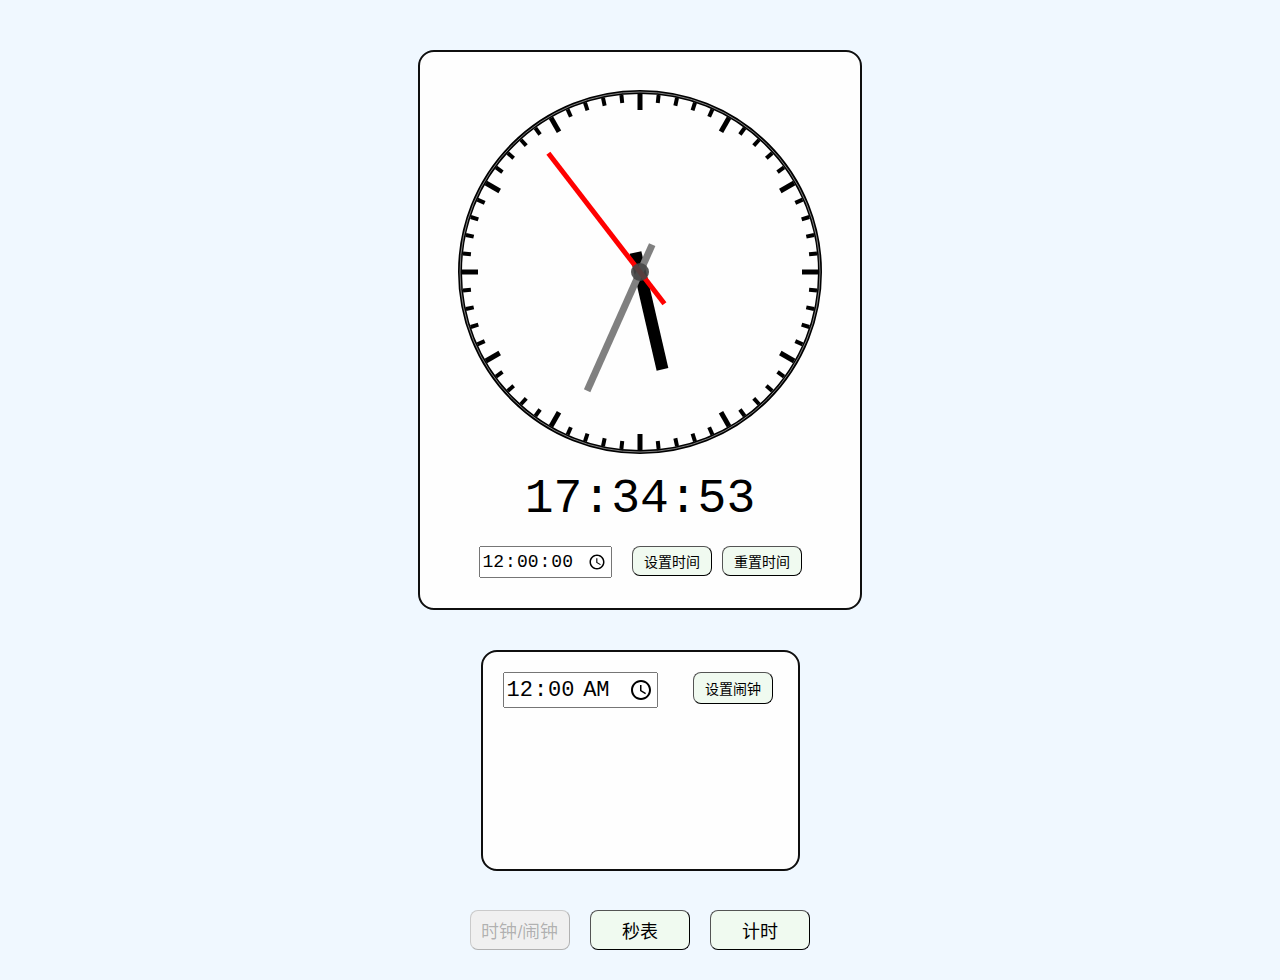
<file: index.html>
<!DOCTYPE html>
<html lang="zh-CN">
    <head>
        <meta charset="UTF-8">
        <title>时钟/闹钟</title>
        <link rel="stylesheet" href="css/index.css">
        <script src="js/index.js"></script>
    </head>

    <body>
        <div class="container" id="clockContainer">
            <div class="clock" id="clock">
                <svg viewBox="0 0 200 200" xmlns="http://www.w3.org/2000/svg">
                    <!-- 表盘背景 -->
                    <circle cx="100" cy="100" r="90" fill="none" stroke="black" stroke-width="2"/>
                    
                    <!-- 刻度 -->
                    <g transform="translate(100, 100)">
                        <!-- 表盘外圈 -->
                        <circle r="90" fill="none" stroke="gray" stroke-width="0.5" />
                        <!-- 每个小时的刻度，动态生成 -->
                        <g id="hourTicks" stroke="black" stroke-width="2.5"></g>
                        <!-- 每分钟的刻度，动态生成 -->
                        <g id="minuteTicks" stroke="black" stroke-width="2"></g>
                    </g>
                    
                    <!-- 分、时、秒针，中心圆点 -->
                    <line x1="100" y1="110" x2="100" y2="50" stroke="black" stroke-width="6" transform="rotate(0)" id="hourHand"/>
                    <line x1="100" y1="115" x2="100" y2="35" stroke="gray" stroke-width="3.5" transform="rotate(0)" id="minuteHand"/>
                    <line x1="100" y1="120" x2="100" y2="25" stroke="red" stroke-width="2.5" transform="rotate(0)" id="secondHand"/>
                    <circle cx="100" cy="100" r="4.5" fill="rgba(70, 70, 70, 0.9)" />
                </svg>
            </div>
            

            <div class="time" id="digitalClock"></div>
            <!-- <div class="tips" id="tips"></div> -->
            <div class="selectTime" id="selectTime">
                <input type="time" class="selTime" id="selTime" step="1" value="00:00:00" />
                <button class="timeButton" onclick="updateClockByTime(false)">设置时间</button>
                <button class="timeButton" onclick="updateClockByTime(true)">重置时间</button>
            </div>
        </div>

        <div class="container" id="alarmContainer">
            <div class="alarmContainer" id="aContainer">
                <input type="time" class="alarmTime" id="alarmTime" value="00:00" />
                <button class="alarmButton" onclick="setAlarm()">设置闹钟</button>
            </div>
            <ul class="alarmList" id="alarmList">
            </ul>
        </div>
        <div class="functionButtons" id="caPage">
            <button id="clock-btn" disabled="true">时钟/闹钟</button>
            <button id="stopwatch-btn">秒表</button>
            <button id="timer-btn">计时</button>
    </body>

    <script>
        init();
    </script>
</html>
</file>
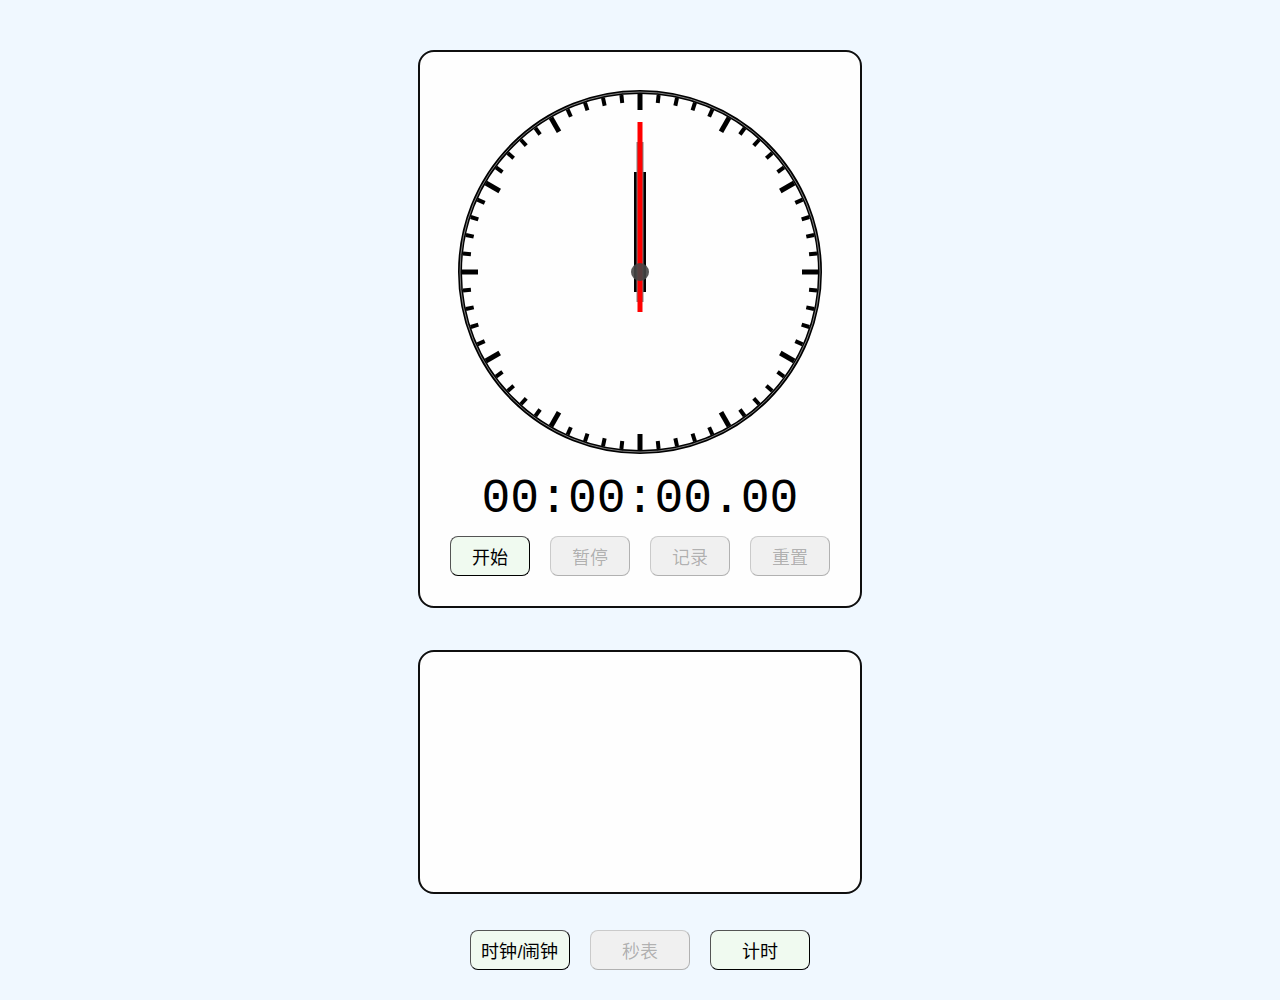
<file: stopwatch.html>
<!DOCTYPE html>
<html lang="zh-CN">
    <head>
        <meta charset="UTF-8">
        <title>秒表</title>
        <link rel="stylesheet" href="css/index.css">
        <link rel="stylesheet" href="css/stopwatch.css">
        <script src="js/stopwatch.js"></script>
    </head>

    <body>
        <div class="container" id="stopwatchContainer">
            <div class="clock" id="clock">
                <svg viewBox="0 0 200 200" xmlns="http://www.w3.org/2000/svg">
                    <!-- 表盘背景 -->
                    <circle cx="100" cy="100" r="90" fill="none" stroke="black" stroke-width="2"/>
                    
                    <!-- 刻度 -->
                    <g transform="translate(100, 100)">
                        <!-- 表盘外圈 -->
                        <circle r="90" fill="none" stroke="gray" stroke-width="0.5" />
                        <!-- 每个小时的刻度，动态生成 -->
                        <g id="hourTicks" stroke="black" stroke-width="2.5"></g>
                        <!-- 每分钟的刻度，动态生成 -->
                        <g id="minuteTicks" stroke="black" stroke-width="2"></g>
                    </g>
                    
                    <!-- 分、时、秒针，中心圆点 -->
                    <line x1="100" y1="110" x2="100" y2="50" stroke="black" stroke-width="6" transform="rotate(0)" id="hourHand"/>
                    <line x1="100" y1="115" x2="100" y2="35" stroke="gray" stroke-width="3.5" transform="rotate(0)" id="minuteHand"/>
                    <line x1="100" y1="120" x2="100" y2="25" stroke="red" stroke-width="2.5" transform="rotate(0)" id="secondHand"/>
                    <circle cx="100" cy="100" r="4.5" fill="rgba(70, 70, 70, 0.9)" />
                </svg>
            </div>
            

            <div class="time" id="digitalClock"></div>
            <div class="stopwatch-controls">
                <button id="start-btn">开始</button>
                <button id="pause-btn" disabled="true">暂停</button>
                <button id="record-btn" disabled="true">记录</button>
                <button id="reset-btn" disabled="true">重置</button>
            </div>
            </div>
        </div>

        <div class="container" id="countContainer">
            <ul class="watchList" id="watchList"></ul>
        </div>
        <div class="functionButtons" id="swPage">
            <button id="clock-btn">时钟/闹钟</button>
            <button id="stopwatch-btn" disabled="true">秒表</button>
            <button id="timer-btn">计时</button>
        </div>
    </body>

    <script>
        initStopwatch();
    </script>
</html>
</file>
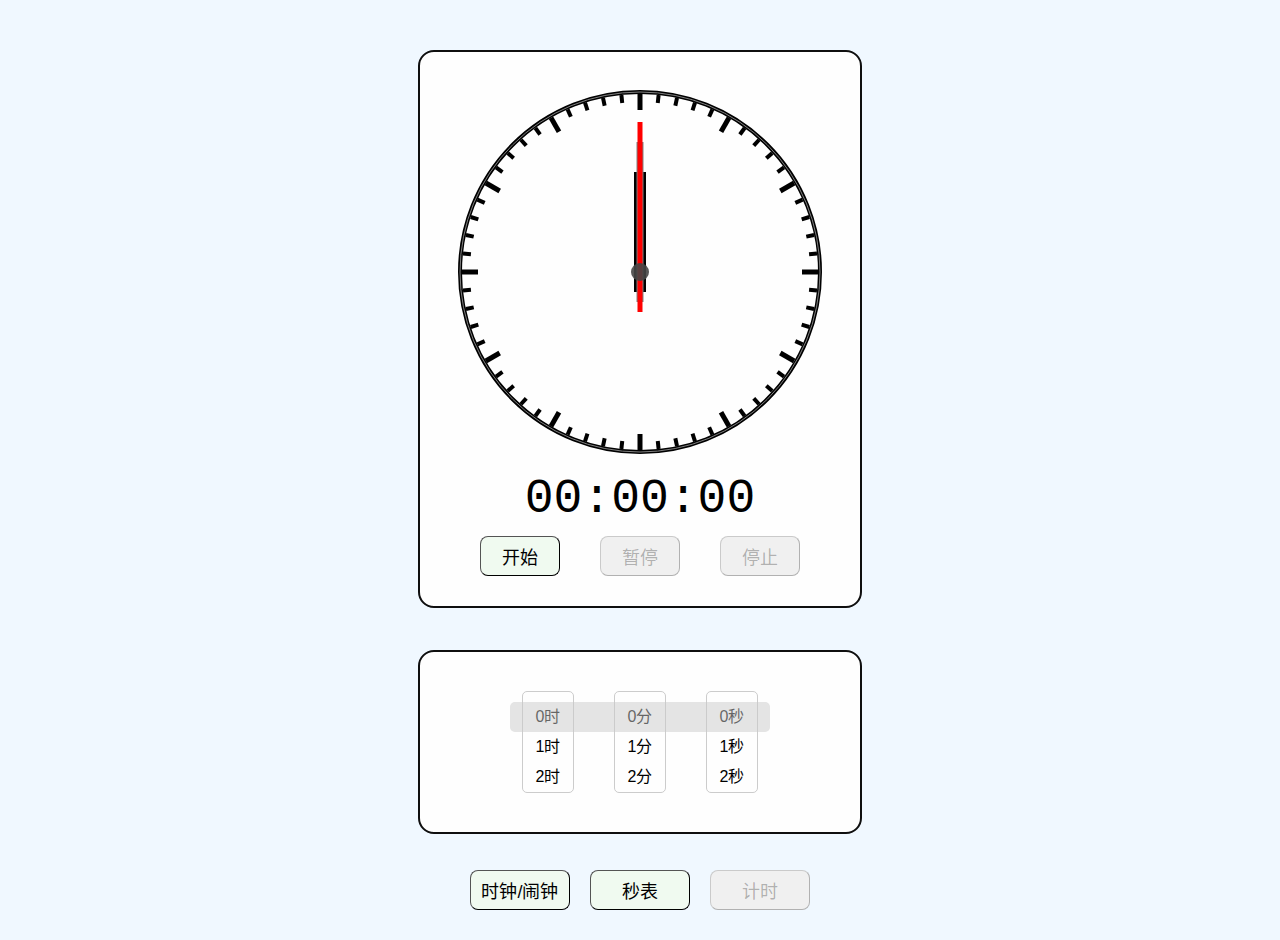
<file: timer.html>
<!DOCTYPE html>
<html lang="zh-CN">
    <head>
        <meta charset="UTF-8">
        <title>计时器</title>
        <link rel="stylesheet" href="css/index.css">
        <link rel="stylesheet" href="css/timer.css">
        <script src="js/timer.js"></script>
    </head>

    <body>
        <div class="container" id="timerContainer">
            <div class="clock" id="clock">
                <svg viewBox="0 0 200 200" xmlns="http://www.w3.org/2000/svg">
                    <!-- 表盘背景 -->
                    <circle cx="100" cy="100" r="90" fill="none" stroke="black" stroke-width="2"/>
                    
                    <!-- 刻度 -->
                    <g transform="translate(100, 100)">
                        <!-- 表盘外圈 -->
                        <circle r="90" fill="none" stroke="gray" stroke-width="0.5" />
                        <!-- 每个小时的刻度，动态生成 -->
                        <g id="hourTicks" stroke="black" stroke-width="2.5"></g>
                        <!-- 每分钟的刻度，动态生成 -->
                        <g id="minuteTicks" stroke="black" stroke-width="2"></g>
                    </g>
                    
                    <!-- 分、时、秒针，中心圆点 -->
                    <line x1="100" y1="110" x2="100" y2="50" stroke="black" stroke-width="6" transform="rotate(0)" id="hourHand"/>
                    <line x1="100" y1="115" x2="100" y2="35" stroke="gray" stroke-width="3.5" transform="rotate(0)" id="minuteHand"/>
                    <line x1="100" y1="120" x2="100" y2="25" stroke="red" stroke-width="2.5" transform="rotate(0)" id="secondHand"/>
                    <circle cx="100" cy="100" r="4.5" fill="rgba(70, 70, 70, 0.9)" />
                </svg>
            </div>
            

            <div class="time" id="digitalClock"></div>
            <div class="timer-controls">
                <button id="start-btn" onclick="startTimer()">开始</button>
                <button id="pause-btn" onclick="pauseTimer()" disabled="true">暂停</button>
                <button id="stop-btn" onclick="stopTimer()" disabled="true">停止</button>
            </div>
            </div>
        </div>

        <div class="container" id="selectorContainer">
            <div class="wheel-container">
                <div class="wheel">
                    <ul id="hoursWheel"></ul>
                </div>
                <div class="wheel">
                    <ul id="minutesWheel"></ul>
                </div>
                <div class="wheel">
                    <ul id="secondsWheel"></ul>
                </div>
            </div>
            <div class="selector-pos"></div>
        </div>
        <div class="functionButtons" id="tiPage">
            <button id="clock-btn">时钟/闹钟</button>
            <button id="stopwatch-btn">秒表</button>
            <button id="timer-btn" disabled="true">计时</button>
        </div>
    </body>

    <script>
        initTimer();
    </script>
</html>
</file>
<file: css/index.css>
body {
    width: 100%;

    margin: 0;
    padding: 0;
    border: 0;

    background-color: aliceblue;
    font-size: 0;
    font-family: PingFang SC,HarmonyOS_Regular,Helvetica Neue,Microsoft YaHei,sans-serif !important;
}

/* 容器 */
.container {
    width: fit-content;
    height: fit-content;
    
    position: absolute;
    left: 0;
    right: 0;
    margin: auto;
    padding: 20px;
    
    display: flex;

    border: 2px solid #0F0F0F;
    border-radius: 16px;

    background-color: #FEFEFE;
    flex-direction: column;
    justify-content: center;
    align-items: center;
}

.container[id="clockContainer"] {
    top: 50px;
}

.container[id="alarmContainer"] {
    top: 650px;
}

.container[id="stopwatchContainer"] {
    top: 50px;
}

.container[id="countContainer"] {
    width: 400px;
    height: 200px;

    top: 650px;
}

.container[id="timerContainer"] {
    top: 50px;
}

.container[id="selectorContainer"] {
    width: 400px;
    height: 140px;

    top: 650px;
}

button {
    border-width: 1px;
    border-radius: 8px;

    vertical-align: top;

    background-color: rgb(240, 250, 240);
}

button:hover {
    background-color: rgb(230, 250, 230);
}

button:active {
    background-color: rgb(220, 250, 220);
}

button:disabled {
    background-color: rgb(240, 240, 240);
}

.container button {
    width: 60px;
    height: 30px;

    margin: 5px;

    font-size: 14px;
}

.clock {
    width: 400px;
    height: 400px;
}

.time {
    width: 100%;
    height: fit-content;

    text-align: center;
    font-size: 48px;
    font-family: monospace;
}

.selectTime {
    width: 100%;
    height: fit-content;

    margin-top: 20px;

    text-align: center;
}

.selectTime .selTime {
    width: 128px;
    height: 28px;

    margin-right: 10px;
    margin-bottom: 10px;

    font-size: 18px;
    font-family: monospace;
}

.selectTime .timeButton {
    width: 80px;
    height: 30px;

    margin: 0;
    margin-left: 10px;

    font-size: 14px;
}

.alarmContainer {
    width: 100%;
    height: fit-content;
}

.alarmContainer .alarmTime {
    width: 150px;
    height: 32px;

    margin-right: 30px;
    font-size: 22px;
    font-family: monospace;
}

.alarmContainer .alarmButton {
    width: 80px;
    height: 32px;

    margin-top: 0;

    font-size: 14px;
}

.alarmList {
    width: 100%;
    height: 120px;

    overflow-y: auto;
    scrollbar-width: thin;

    margin-top: 10px;
    margin-bottom: 10px;
    padding-inline-start: 10px;
}

.alarmList li { 
    display: block;

    padding-top: 5px;
    padding-bottom: 5px;
    padding-left: 10px;

    font-size: 24px;
    font-family: monospace;
}

.alarmList li button {
    width: 60px;
    height: 26px;

    margin: 0;

    font-size: 14px;
}


.functionButtons {
    width: fit-content;
    height: fit-content;
    
    position: absolute;
    left: 0;
    right: 0;
    margin: auto;
    padding: 20px;

    flex-direction: column;
    justify-content: center;
    align-items: center;
}

.functionButtons[id="caPage"] {
    top: 880px;
}

.functionButtons[id="swPage"] {
    top: 900px;
}

.functionButtons[id="tiPage"] {
    top: 840px;
}

.functionButtons button {
    width: 100px;
    height: 40px;

    margin: 10px;

    font-size: 18px;
}
</file>
<file: css/stopwatch.css>
.stopwatch-controls button {
    width: 80px;
    height: 40px;

    margin: 10px;

    font-size: 18px;
}

.watchList {
    width: 100%;
    height: 180px;

    overflow-y: auto;
    scrollbar-width: thin;

    margin-top: 0;
    margin-bottom: 0;
    padding-inline-start: 5px;
}

.watchList li {
    padding-top: 5px;
    padding-bottom: 5px;
    padding-left: 10px;
    
    display: block;

    font-size: 24px;
    font-family: monospace;
}
</file>
<file: css/timer.css>
.timer-controls button {
    width: 80px;
    height: 40px;

    margin: 20px;
    margin-top: 10px;
    margin-bottom: 10px;

    font-size: 18px;
}

.wheel-container {
    display: flex;
    justify-content: center;
    align-items: center;
    margin: 20px;
}
  
.wheel {
    width: 50px;
    height: 100px;

    overflow: hidden;
    position: relative;

    border: 1px solid #ccc;
    border-radius: 5px;

    margin-left: 20px;
    margin-right: 20px;
}
  
.wheel ul {
    list-style: none;

    padding: 0;
    padding-top: 10px;
    padding-bottom: 10px;
    margin: 0;

    position: absolute;
    top: 0;

    transition: top 0.4s ease;
}
  
.wheel li {
    width: 50px;
    height: 30px;
    
    text-align: center;
    line-height: 30px;

    font-size: 16px;
}

.selector-pos {
    width: 260px;
    height: 30px;

    position: absolute;
    top: 50px;
    left: center;

    background-color: #CACACA;
    opacity: 0.5;

    border-radius: 5px;

    user-select: none;
}
</file>
